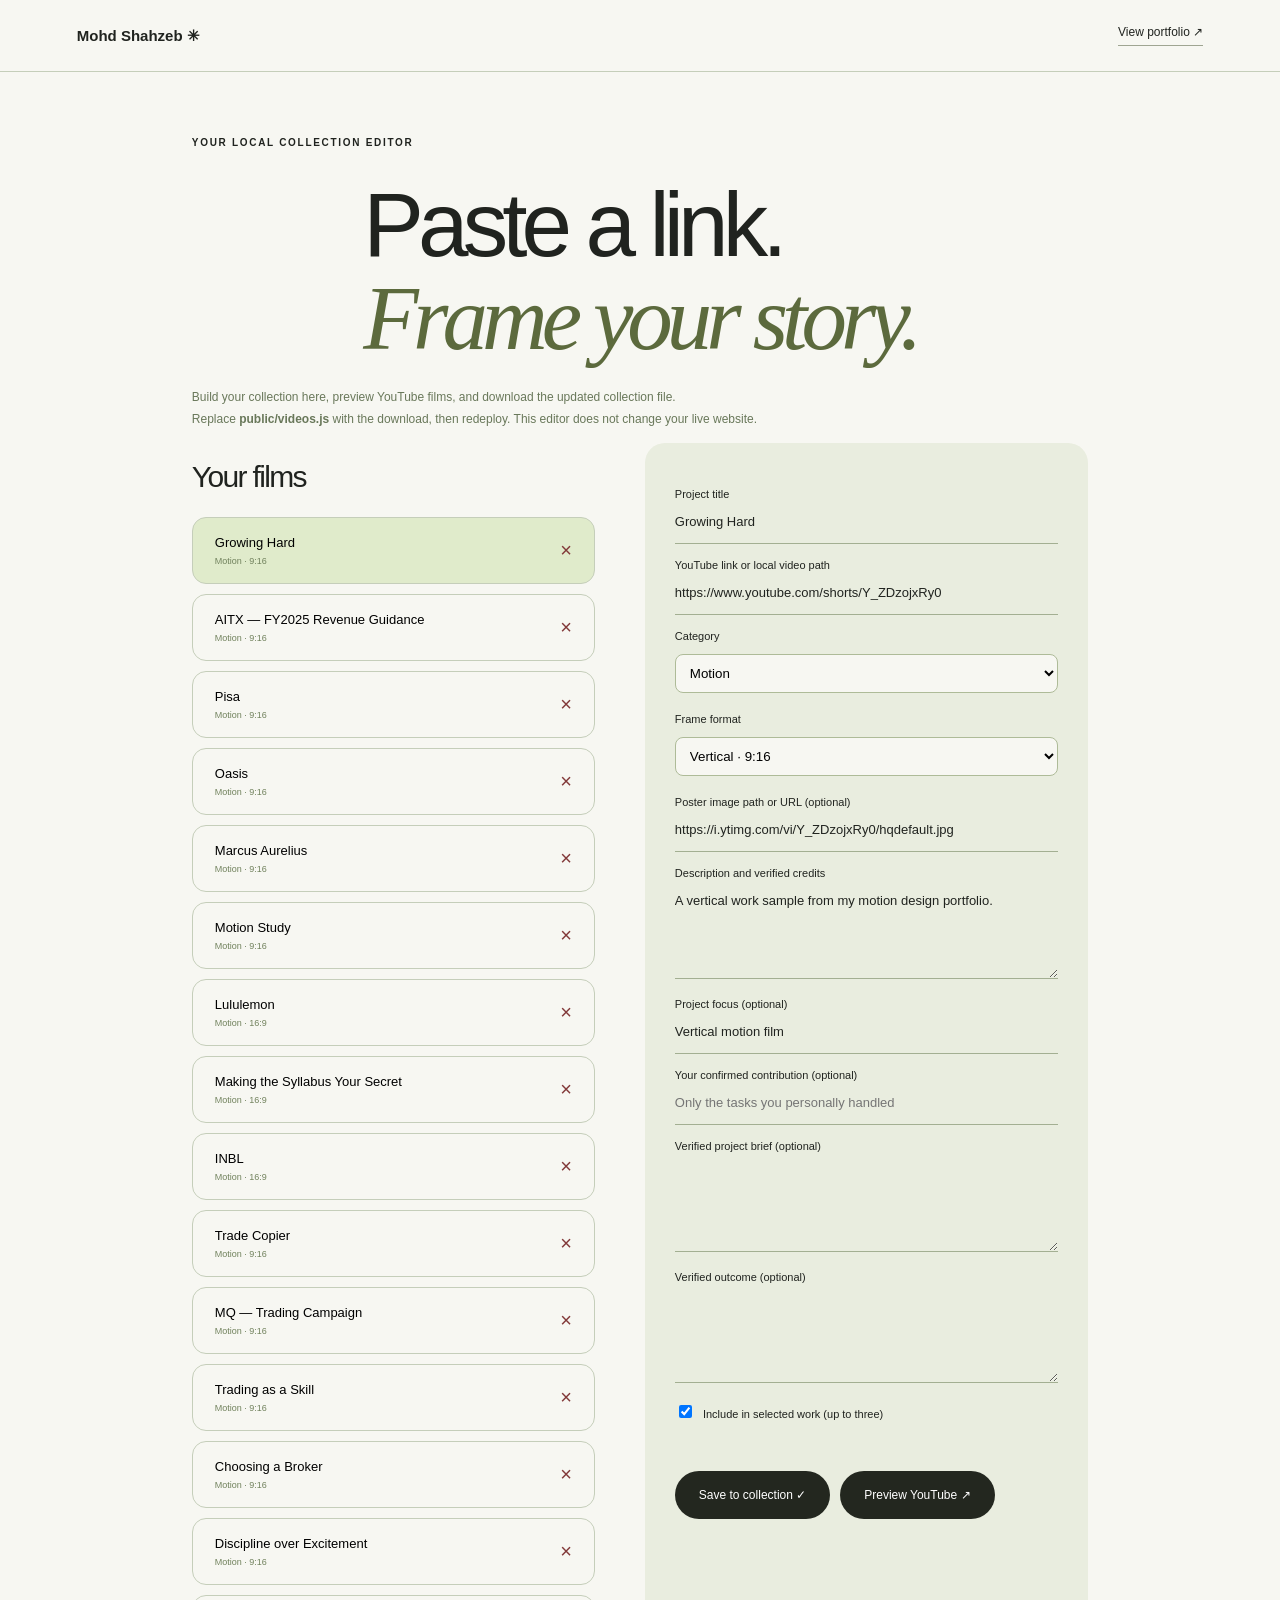
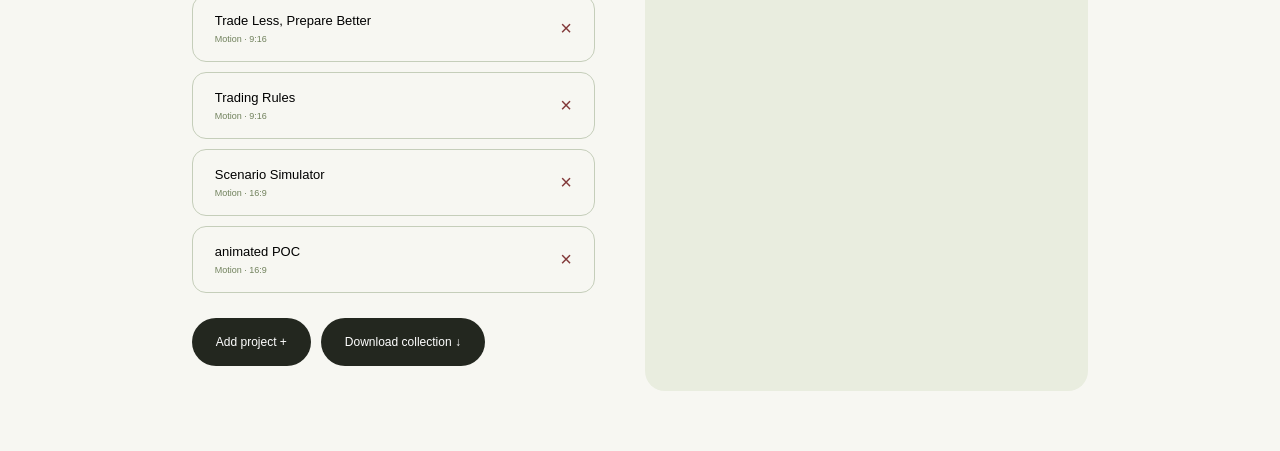
<file: studio.html>
<!doctype html><html lang="en"><head><meta charset="utf-8"><meta name="viewport" content="width=device-width,initial-scale=1"><meta name="robots" content="noindex"><title>Portfolio Studio — Mohd Shahzeb</title><link rel="stylesheet" href="styles.css"><style>main{max-width:1050px;margin:auto;padding:60px 6%}.studio-layout{display:grid;grid-template-columns:1fr 1.1fr;gap:50px}.studio-list{display:grid;gap:10px;margin-top:20px}.studio-row{display:flex;gap:12px;align-items:center;padding:16px;border:1px solid #c5ceba;border-radius:14px}.studio-row button:first-child{flex:1;text-align:left;border:0;background:none;font-size:13px}.studio-row button:last-child{border:0;background:none;font-size:20px}.studio-row[data-selected=true]{background:#e0ebcb}.studio-row small{display:block;font-size:9px;margin-top:6px;color:#70815c}.editor{background:#e9eddf;padding:30px;border-radius:20px}select{display:block;width:100%;margin:12px 0 20px;padding:10px;border:1px solid #aebb98;border-radius:8px;background:#f7f7f2}.editor textarea{min-height:100px}.studio-actions{display:flex;gap:10px;margin:25px 0;flex-wrap:wrap}.studio-preview{background:#20291c;border-radius:15px;margin-top:20px;display:flex;justify-content:center}.studio-preview iframe{width:260px;aspect-ratio:9/16;border:0}.studio-preview:empty{display:none}.studio-help{font-size:12px;line-height:1.8;color:#69785a}.studio-status{font-size:12px;line-height:1.8}.studio-header{display:flex;align-items:center;justify-content:space-between;gap:20px;padding:25px 6%;border-bottom:1px solid #c5ceba}.editor label{font-size:11px;display:block;margin:15px 0 0}.studio-delete{color:#823939}@media(max-width:700px){.studio-layout{grid-template-columns:1fr;gap:20px}.editor{padding:22px}main{padding:35px 6%}h1{font-size:44px;width:auto;letter-spacing:-2px}.studio-header{font-size:12px}}</style><script src="videos.js" defer></script><script src="video-utils.js" defer></script><script src="studio.js" defer></script></head><body><div class="studio-header"><a class="brand" href="index.html">Mohd Shahzeb ✳</a><a class="text-link" href="index.html#films">View portfolio ↗</a></div><main><span class="eyebrow">YOUR LOCAL COLLECTION EDITOR</span><h1>Paste a link.<br><em>Frame your story.</em></h1><p class="studio-help">Build your collection here, preview YouTube films, and download the updated collection file.<br>Replace <b>public/videos.js</b> with the download, then redeploy. This editor does not change your live website.</p><div class="studio-layout"><section><h2 style="font-size:30px">Your films</h2><div id="studio-list" class="studio-list"></div><div class="studio-actions"><button id="add-film" class="pill dark">Add project +</button><button id="export-films" class="pill dark">Download collection ↓</button></div><p id="studio-status" class="studio-status" role="status"></p></section><form class="editor" id="studio-form"><label for="film-title">Project title</label><input id="film-title" required maxlength="150"><label for="film-source">YouTube link or local video path</label><input id="film-source" placeholder="https://www.youtube.com/shorts/…"><label for="film-category">Category</label><select id="film-category"><option>Motion</option><option>Brand</option><option>AI</option></select><label for="film-format">Frame format</label><select id="film-format"><option value="portrait">Vertical · 9:16</option><option value="landscape">Landscape · 16:9</option></select><label for="film-poster">Poster image path or URL (optional)</label><input id="film-poster" placeholder="assets/videos/project-poster.jpg"><label for="film-description">Description and verified credits</label><textarea id="film-description" maxlength="3000"></textarea><label for="film-focus">Project focus (optional)</label><input id="film-focus" maxlength="180"><label for="film-role">Your confirmed contribution (optional)</label><input id="film-role" maxlength="300" placeholder="Only the tasks you personally handled"><label for="film-brief">Verified project brief (optional)</label><textarea id="film-brief" maxlength="1000"></textarea><label for="film-outcome">Verified outcome (optional)</label><textarea id="film-outcome" maxlength="1000"></textarea><label><input id="film-selected" type="checkbox" style="width:auto;margin-right:8px"> Include in selected work (up to three)</label><div class="studio-actions"><button type="submit" class="pill dark">Save to collection ✓</button><button id="preview-film" type="button" class="pill dark">Preview YouTube ↗</button></div><div id="studio-preview" class="studio-preview"></div></form></div></main></body></html>
</file>
<file: styles.css>
@font-face{font-family:Editorial;src:local('Georgia')}*{box-sizing:border-box}html{scroll-behavior:smooth;scroll-padding-top:100px}body{margin:0;background:#f7f7f2;color:#20231f;font-family:Arial,Helvetica,sans-serif;-webkit-font-smoothing:antialiased}a{color:inherit;text-decoration:none}button,input,textarea{font:inherit}button,a{-webkit-tap-highlight-color:transparent}button{cursor:pointer}button:focus-visible,a:focus-visible,summary:focus-visible{outline:3px solid #5465ff;outline-offset:6px}::selection{background:#cefb59;color:#20231f}.skip{position:fixed;top:-100px;padding:14px;background:#cefb59;z-index:100}.skip:focus{top:10px}.progress{position:fixed;top:0;left:0;height:3px;background:#738843;z-index:99;transform-origin:left;width:100%;transform:scaleX(0)}header{display:flex;align-items:center;justify-content:space-between;padding:28px 4.5%;border-bottom:1px solid #dedfd5;background:#f7f7f2ed;position:sticky;top:0;z-index:40;backdrop-filter:blur(14px);gap:24px}.brand{display:flex;align-items:center;gap:12px;font-weight:700;font-size:15px}.brand small{display:block;font-size:10px;font-weight:400;margin-top:5px;color:#63685d}.brand-mark{font-size:32px;letter-spacing:-7px;line-height:1;background:#cefb59;border-radius:50%;width:40px;height:40px;text-align:center;padding-right:6px}.brand-mark span{font-size:18px;vertical-align:top}nav{display:flex;gap:32px;align-items:center;font-size:12px}.nav-contact{border:1px solid #a8ab9f;border-radius:30px;padding:12px 20px}.nav-contact span{padding-left:14px}#motion{background:none;border:0;font-size:10px;white-space:nowrap}#motion span{display:inline-block;background:#e0e3d7;border-radius:20px;padding:6px;margin-left:4px}.eyebrow{font-size:10px;letter-spacing:1.7px;font-weight:600}.hero{text-align:center;overflow:hidden;padding:64px 0 0}.hero .eyebrow{display:flex;justify-content:center;gap:9px;align-items:center}.dot{width:6px;height:6px;background:#6b8540;border-radius:50%}h1{font-size:clamp(55px,7.1vw,112px);font-weight:500;letter-spacing:-.065em;line-height:1.02;margin:29px auto 22px;position:relative;width:max-content;max-width:95%}em{font-family:Editorial,Georgia,serif;font-weight:400}h1 em{color:#5c6a3d}.asterisk{font-size:65px;color:#8c9d63;position:absolute;right:-75px;top:0;animation:rotate 20s linear infinite}.hero-copy{font-size:14px;line-height:1.7;color:#63685d}.hero-actions{display:flex;gap:24px;justify-content:center;align-items:center;margin:25px 0}.pill{display:inline-flex;justify-content:space-between;align-items:center;gap:35px;padding:17px 24px;border-radius:40px;font-size:12px;border:0;transition:background .25s,transform .25s}.dark{background:#23271f;color:#fff}.dark:hover{background:#53633b}.text-link{font-size:12px;border-bottom:1px solid #9fa592;padding-bottom:6px}.collage{height:340px;perspective:1100px;position:relative;margin:28px auto 0;max-width:1000px}.collage-space{height:100%;transform-style:preserve-3d;position:relative;transition:transform .15s ease-out}.art-card{position:absolute;top:32px;width:225px;height:270px;border-radius:18px;box-shadow:0 20px 26px -17px #2228;overflow:hidden;text-align:left;transform-style:preserve-3d;will-change:transform;border:4px solid #fff}.art-caption{position:absolute;top:14px;left:15px;font-size:7px;letter-spacing:1px;z-index:3}.art-card b{position:absolute;letter-spacing:-3px;font-size:48px;line-height:.88;z-index:2}.art-one{left:9%;background:#eb694a;transform:translateZ(-35px) rotate(-13deg)}.art-one b{left:15px;top:87px;color:#f8eecc}.art-one small{position:absolute;bottom:20px;left:16px;font-size:9px}.ribbon{position:absolute;border:23px solid #662a35;width:230px;height:140px;border-radius:50%;transform:rotate(-40deg);left:-30px;top:35px}.art-two{left:30%;top:8px;background:#4656d9;color:#fff;transform:translateZ(65px) rotate(-5deg)}.art-two b{left:16px;bottom:27px;font-size:41px;letter-spacing:-2px}.orb{position:absolute;width:170px;height:170px;border-radius:50%;background:radial-gradient(circle at 30% 25%,#ffffea,#bdd8d4 32%,#858ec8 60%,#333b72 83%);right:-20px;top:25px;box-shadow:inset -5px -10px 16px #15247066}.tiny-star{position:absolute;top:64px;left:20px;color:#ddff72;font-size:60px}.art-three{left:51%;top:25px;background:#f2f58c;transform:translateZ(25px) rotate(6deg)}.art-three b{left:13px;top:69px;font-size:41px;letter-spacing:-2px}.checker{position:absolute;width:140px;height:140px;right:-25px;bottom:-35px;background:conic-gradient(#274f37 90deg,#f2f58c 90deg 180deg,#274f37 180deg 270deg,#f2f58c 270deg);background-size:40px 40px;transform:rotate(20deg)}.orange-circle{position:absolute;width:85px;height:85px;background:#ff754f;border-radius:50%;right:10px;top:14px}.art-four{left:71%;background:#ecd9ed;transform:translateZ(-30px) rotate(14deg)}.art-four b{left:18px;bottom:18px;font-size:40px;letter-spacing:-2px}.flower{font-size:180px;color:#833aa1;position:absolute;top:5px;left:30px;line-height:1}.floating-label{position:absolute;right:6%;top:0;background:#20231f;color:white;border-radius:20px;font-size:10px;padding:10px 16px;transform:translateZ(110px) rotate(8deg)}.hero-bottom{padding:24px 4.5%;border-top:1px solid #dedfd5;display:flex;justify-content:space-between;font-size:9px;letter-spacing:1px}.hero-bottom a span{margin-left:18px}.section{padding:110px 8%;scroll-margin-top:30px}.section-intro{display:grid;grid-template-columns:1fr 1fr;align-items:end;gap:20px}.section-intro .eyebrow{grid-column:1/-1}h2{font-size:clamp(42px,5vw,72px);line-height:1.04;letter-spacing:-.055em;font-weight:500;margin:18px 0 25px}.section-intro p{justify-self:end;font-size:13px;color:#64695e;line-height:1.8;margin-bottom:30px}.work-stage{perspective:1600px}.project{margin-top:60px;transform-origin:center;transform-style:preserve-3d}.project-visual{display:block;position:relative;width:100%;height:520px;border:0;border-radius:22px;overflow:hidden;text-align:left;color:#24281f;transition:box-shadow .4s}.project-visual:hover{box-shadow:0 25px 40px -20px #272c4144}.coral{background:#ef775b}.poster-type{font-size:clamp(75px,10vw,150px);font-weight:800;line-height:.82;letter-spacing:-.08em;position:absolute;top:57px;left:7%;color:#fdf0d5}.poster-type i{font-family:Georgia;font-weight:400}.loop{position:absolute;width:38%;height:420px;right:8%;top:40px;transform:rotate(-25deg)}.loop span{position:absolute;border:34px solid #722d48;border-radius:50%;height:380px;width:210px;left:0;box-shadow:inset 4px 2px 4px #ffa69655,8px 12px 18px #5c1f3444}.loop span:nth-child(2){left:65px}.loop span:nth-child(3){left:130px}.visual-tag{position:absolute;bottom:24px;left:32px;font-size:9px;letter-spacing:1.3px}.open-project{position:absolute;bottom:23px;right:27px;border-radius:50%;background:#f7f7f2;width:44px;height:44px;text-align:center;padding-top:10px;font-size:25px}.project-info{display:flex;justify-content:space-between;align-items:center;padding:25px 0}.project-info small{font-size:9px;letter-spacing:1.5px}.project-info h3{font-size:24px;letter-spacing:-1px;font-weight:500;margin:10px 0}.project-info p{font-size:11px;color:#64695e}.lilac{background:#dcdaf4}.ai-sphere{position:absolute;width:400px;height:400px;left:10%;top:60px;border-radius:50%;background:radial-gradient(circle at 30% 20%,#f9ffd3,#c8f252 28%,#81a43d 55%,#425b28 75%,#24371e);box-shadow:30px 35px 30px -12px #363a6644}.ai-sphere:after{content:'';position:absolute;inset:12px;border:2px solid #e7ff8d88;border-radius:50%;transform:rotate(-30deg) scaleX(.42)}.ai-type{position:absolute;right:7%;top:100px;font-size:85px;font-weight:500;line-height:.97;letter-spacing:-5px}.ai-type i{font-family:Georgia}.vertical-note{position:absolute;right:23px;top:30px;writing-mode:vertical-rl;font-size:9px;letter-spacing:2px}.lime{background:#d3ed99}.tool-window{position:absolute;left:8%;top:65px;width:45%;height:330px;border-radius:16px;background:#f9fbef;box-shadow:15px 25px 0 #819953;transform:rotate(-7deg);border:1px solid #253121}.window-bar{display:flex;justify-content:space-between;border-bottom:1px solid #253121;padding:18px;font-size:9px}.tool-timeline{padding:45px 25px}.tool-timeline span{display:block;background:#ac99cf;height:25px;margin:12px 0;width:80%;border-radius:4px}.tool-timeline span:nth-child(2){background:#eb927a;margin-left:15%;width:70%}.tool-timeline span:nth-child(3){background:#bbd487;width:50%}.tool-timeline span:nth-child(4){background:#536bb4;margin-left:30%;width:60%}.tool-arrow{position:absolute;right:-50px;bottom:0;font-size:190px;line-height:1;color:#1f3c2b}.tools-type{font-size:63px;letter-spacing:-4px;line-height:1;position:absolute;right:5%;top:165px;font-weight:500}.work-note{font-size:11px;color:#72776a;max-width:500px;line-height:1.7}.kinetic{overflow:hidden;border-block:1px solid #ddd;padding:25px 0}.kinetic div{width:max-content;font-size:80px;letter-spacing:-5px;white-space:nowrap;will-change:transform}.kinetic em{color:#78895b}.about-grid{display:grid;grid-template-columns:1fr 1fr;gap:10%;margin-top:45px;align-items:center}.identity-art{height:480px;background:#e2e8d4;border-radius:18px;position:relative;overflow:hidden;padding:30px}.identity-art>span{font-size:10px;letter-spacing:2px}.identity-art>b{position:absolute;font-family:Georgia;font-style:italic;font-size:230px;letter-spacing:-30px;top:65px;left:20px;transform:rotate(-12deg);font-weight:400;color:#667747}.identity-art b span{position:absolute;font-size:170px;color:#9caf76;right:-65px;top:30px}.identity-art small{position:absolute;bottom:30px;left:30px;font-size:10px;letter-spacing:2px;line-height:1.8}.about-copy h3{font-weight:500;font-size:31px;line-height:1.18;letter-spacing:-1px}.about-copy p{font-size:14px;line-height:1.9;color:#626859}.facts{display:flex;gap:60px;margin-top:40px;border-top:1px solid #cdd1c3;padding-top:24px}.facts small{display:block;font-size:8px;letter-spacing:1.4px;margin-bottom:10px}.facts b{font-size:13px;line-height:1.5;font-weight:500}.experience{background:#eceee6}.experience-list{margin-top:40px}details{border-top:1px solid #c9cfc0}details:last-child{border-bottom:1px solid #c9cfc0}summary{list-style:none;display:flex;align-items:center;gap:28px;cursor:pointer;padding:28px 0}summary::-webkit-details-marker{display:none}summary>span{font-size:10px;color:#79816f}summary h3{font-size:19px;font-weight:500;flex:1;margin:0;letter-spacing:-.4px}summary h3 small{display:block;color:#777e6d;font-size:11px;font-weight:400;margin-top:9px}summary time{font-size:11px}summary b{font-size:24px;font-weight:400;width:20px}details[open] summary b{transform:rotate(45deg)}details p{max-width:600px;font-size:13px;line-height:1.9;color:#626859;margin:0 0 28px 45px}.toolkit{display:grid;grid-template-columns:1fr 1.2fr;gap:35px;align-items:center}.toolkit p{font-size:13px;color:#626859}.tool-cloud{display:flex;flex-wrap:wrap;gap:14px;justify-content:center;perspective:800px}.chip{font-size:18px;border-radius:50px;padding:18px 24px;display:inline-block;border:1px solid #b6bdac;transform:rotate(var(--angle,0deg));transition:transform .3s;box-shadow:0 8px 20px -17px #222}.chip:hover{transform:translateY(-8px) rotate(0)}.purple{background:#d9cbea}.peach{background:#f2c9b9}.blue{background:#cbdaeb}.yellow{background:#f0e590}.green{background:#d3e2ae}.white{background:#fff}.outline{font-size:12px}.chip:nth-child(3n){--angle:5deg}.chip:nth-child(3n+1){--angle:-6deg}.education{grid-column:1/-1;border-top:1px solid #d3d8c9;margin-top:60px;padding-top:25px}.education p{font-size:12px}.education small{font-size:10px;color:#79816f}.contact{background:#e2ebd4;border-radius:30px 30px 0 0}.contact h2{position:relative;font-size:clamp(45px,6vw,85px)}.contact h2>span{position:absolute;right:0;font-size:130px;top:0;font-weight:400}.contact-grid{display:grid;grid-template-columns:1fr 1fr;gap:10%;margin-top:60px}.contact-grid p{font-size:14px;line-height:1.8;color:#626859}.email{display:block;font-size:clamp(15px,1.5vw,22px);letter-spacing:-.5px;border-bottom:1px solid #9fae8c;padding-bottom:15px;margin:32px 0 15px;width:fit-content}.phone{display:block;font-size:14px}.contact-grid small{display:block;font-size:10px;color:#647056;margin-top:35px}form label{font-size:10px;display:block;margin-top:14px}input,textarea{width:100%;border:0;border-bottom:1px solid #a3af92;background:transparent;padding:14px 0;outline-offset:3px;font-size:13px;border-radius:0;color:#20231f}textarea{resize:vertical}form .pill{margin-top:25px}#form-status{font-size:10px;margin:15px 0}.honeypot{display:none}footer{display:flex;justify-content:space-between;align-items:center;background:#e2ebd4;border-top:1px solid #c3cfb4;padding:30px 4.5%;font-size:10px}.cursor{position:fixed;left:0;top:0;width:12px;height:12px;border-radius:50%;background:#2c3523;pointer-events:none;z-index:100;transform:translate(-100px,-100px);display:none;transition:width .25s,height .25s,background .25s;align-items:center;justify-content:center;color:white;font-size:10px}.cursor span{opacity:0}.cursor.active{width:70px;height:70px;background:#20231fec}.cursor.active span{opacity:1}dialog{border:0;border-radius:24px;padding:65px;max-width:700px;width:90%;background:#f7f7f2;color:#20231f}dialog::backdrop{background:#19231488;backdrop-filter:blur(8px)}dialog h2{font-size:48px}dialog p{font-size:14px;line-height:1.8;color:#626859}dialog h3{font-size:16px}.dialog-close{position:absolute;top:20px;right:20px;background:#e2e8d4;border:0;border-radius:50%;width:35px;height:35px;font-size:25px}.dialog-note{border-top:1px solid #ccd3c1;padding-top:20px;font-size:11px!important}.reveal{opacity:1}.js-motion .reveal{opacity:0;transform:translateY(45px);transition:opacity .8s,transform 1s cubic-bezier(.2,.7,.2,1)}.js-motion .reveal.visible{opacity:1;transform:translateY(0)}@keyframes rotate{to{transform:rotate(360deg)}}
@media(pointer:fine){.cursor{display:flex}}
@media(min-width:1600px){main{max-width:1600px;margin:auto}}
@media(max-width:900px){header{padding:20px 5%}nav{gap:16px}.brand small{display:none}.section{padding:80px 6%}.collage{transform:scale(.85);margin-top:0;margin-bottom:-35px;width:900px;left:50%;margin-left:-450px}.hero{padding-top:45px}.project-visual{height:430px}.ai-type{font-size:60px}.ai-sphere{width:310px;height:310px}.tools-type{font-size:43px}.tool-window{height:280px}.toolkit{grid-template-columns:1fr}.education{margin-top:20px}.identity-art{height:420px}.identity-art>b{font-size:180px}.about-grid{gap:7%}.about-copy h3{font-size:26px}.contact h2>span{font-size:90px}.contact-grid{gap:6%}.loop{right:5%;transform:rotate(-25deg) scale(.8);transform-origin:top right}}
@media(max-width:600px){header{gap:8px;padding:17px 5%}.brand{font-size:11px;gap:7px}.brand-mark{width:30px;height:30px;font-size:24px}nav{gap:12px;font-size:10px}nav>a:first-child{display:none}.nav-contact{padding:8px 10px}.nav-contact span{padding-left:5px}#motion{font-size:9px}#motion span{padding:4px}.hero{padding-top:38px}.eyebrow{font-size:8px;letter-spacing:1px}h1{font-size:58px;margin-top:25px}.asterisk{font-size:35px;right:-25px;top:-20px}.hero-copy{font-size:12px;padding:0 25px}.hero-actions{gap:15px}.pill{padding:14px 19px;font-size:11px;gap:20px}.text-link{font-size:10px}.collage{transform:scale(.49);height:340px;margin-top:-40px;margin-bottom:-100px}.hero-bottom{font-size:7px;padding:20px 5%;gap:10px}.hero-bottom>span:last-child{display:none}.section{padding:65px 6%}h2{font-size:43px}.section-intro{grid-template-columns:1fr;gap:0}.section-intro p{justify-self:start;margin:0;font-size:12px}.project{margin-top:35px}.project-visual{height:370px;border-radius:14px}.poster-type{top:48px;font-size:73px;left:7%;z-index:2}.loop{transform:rotate(-25deg) scale(.5);right:-3%;top:100px;opacity:.85}.visual-tag{font-size:7px;left:20px;bottom:20px}.open-project{width:36px;height:36px;font-size:20px;padding-top:8px;bottom:16px;right:18px}.project-info{display:block;padding:20px 0 0}.project-info h3{font-size:21px}.project-info p{font-size:10px}.ai-sphere{width:245px;height:245px;left:-25px;top:32px}.ai-type{font-size:53px;top:190px;right:6%;letter-spacing:-3px}.tools-type{top:230px;right:7%;font-size:40px;z-index:2}.tool-window{left:10%;top:35px;width:65%;height:200px;box-shadow:10px 15px 0 #819953}.tool-timeline{padding:15px}.tool-timeline span{height:15px;margin:8px}.tool-arrow{font-size:110px;right:-40px}.kinetic div{font-size:50px;letter-spacing:-3px}.about-grid{grid-template-columns:1fr;gap:20px}.identity-art{height:360px}.identity-art>b{font-size:190px;left:40px;top:35px}.facts{margin-top:25px}summary{gap:14px;padding:23px 0;flex-wrap:wrap}summary h3{font-size:16px;flex-basis:75%}summary time{margin-left:25px;font-size:10px}summary>b{margin-left:auto;font-size:21px}details p{margin-left:25px;font-size:12px}.chip{font-size:14px;padding:14px 17px}.chip.outline{font-size:11px}.tool-cloud{gap:10px}.contact h2{font-size:44px}.contact h2>span{display:none}.contact-grid{grid-template-columns:1fr;gap:35px;margin-top:25px}.contact{border-radius:20px 20px 0 0}.email{font-size:18px}footer{gap:10px;flex-wrap:wrap}footer>span{display:none}dialog{padding:45px 25px}dialog h2{font-size:36px}.desktop{display:none}}
@media(prefers-reduced-motion:reduce){html{scroll-behavior:auto}*,*:before,*:after{animation:none!important;transition:none!important}.js-motion .reveal{opacity:1;transform:none}.cursor{display:none!important}}
.motion-paused{scroll-behavior:auto}.motion-paused *{animation:none!important;transition:none!important}.motion-paused .reveal{opacity:1;transform:none}.motion-paused .cursor{display:none!important}
</file>
